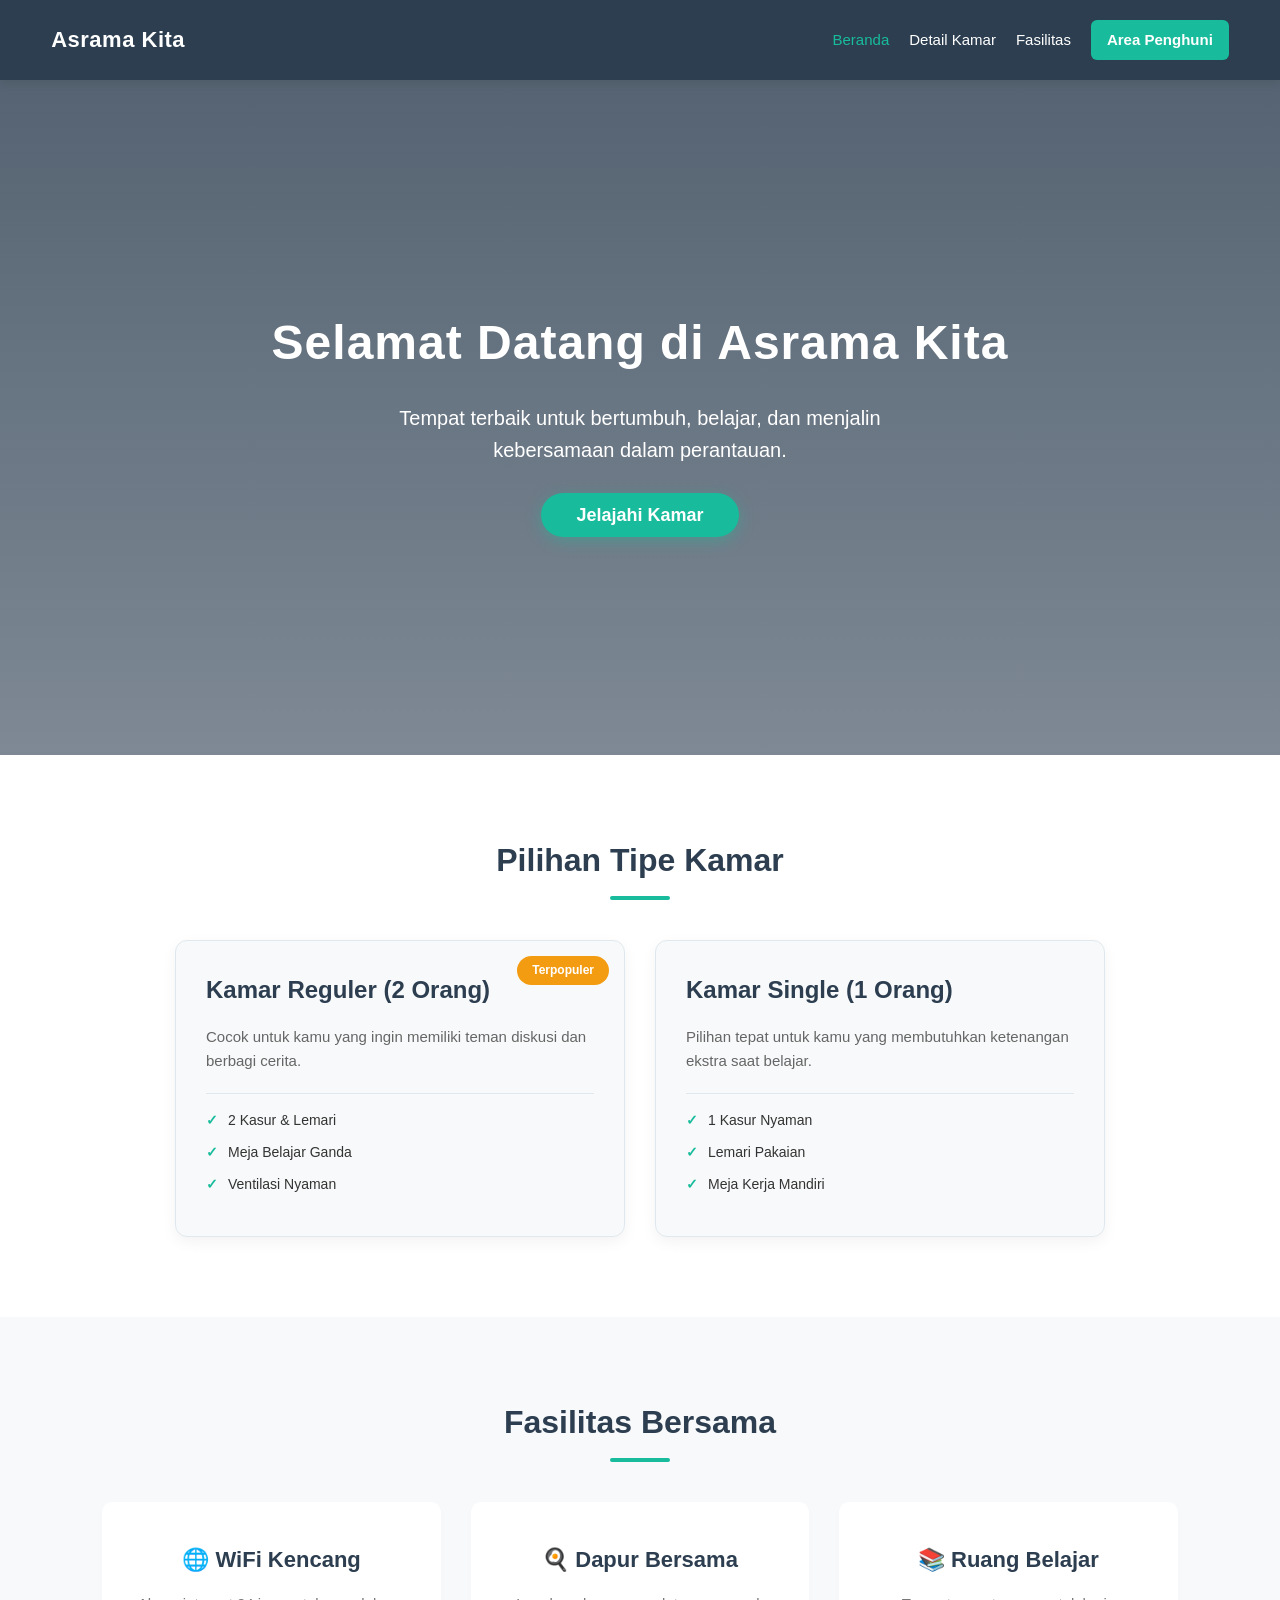
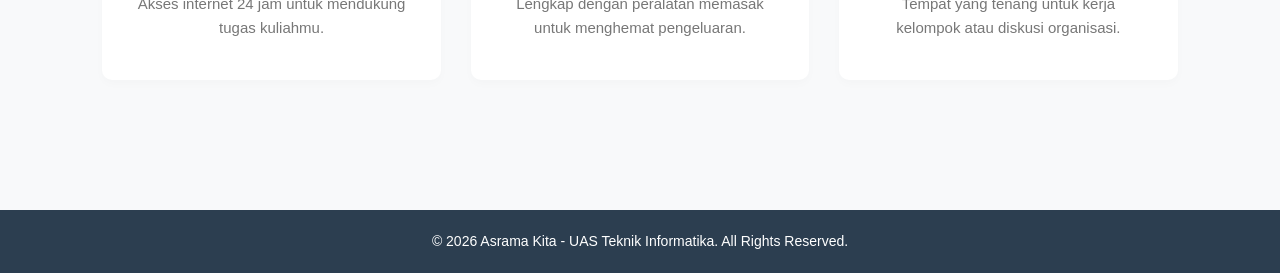
<file: index.html>
<!DOCTYPE html>
<html lang="id">
<head>
    <meta charset="UTF-8">
    <meta name="viewport" content="width=device-width, initial-scale=1.0">
    <title>Profil Asrama - Beranda</title>
    <!-- Menghubungkan CSS global dan CSS khusus homepage -->
    <link rel="stylesheet" href="css/global.css">
    <link rel="stylesheet" href="css/homepage.css">
</head>
<body>

    <!-- 1. NAVIGATION BAR -->
    <header class="navbar">
        <div class="logo">Asrama Kita</div>
        <nav>
            <ul>
                <li><a href="index.html" class="active">Beranda</a></li>
                <li><a href="#kamar">Detail Kamar</a></li>
                <li><a href="#fasilitas">Fasilitas</a></li>
                <li><a href="login.html" class="btn-login">Area Penghuni</a></li>
            </ul>
        </nav>
    </header>

    <main>
        <!-- 2. HERO SECTION -->
        <section class="hero">
            <div class="hero-content">
                <h1>Selamat Datang di Asrama Kita</h1>
                <p>Tempat terbaik untuk bertumbuh, belajar, dan menjalin kebersamaan dalam perantauan.</p>
                <a href="#kamar" class="btn-hero">Jelajahi Kamar</a>
            </div>
        </section>

        <!-- 3. DETAIL KAMAR SECTION -->
        <section id="kamar" class="kamar-section">
            <h2 class="section-title">Pilihan Tipe Kamar</h2>
            <div class="kamar-container">
                <!-- Card Kamar 1 -->
                <div class="kamar-card">
                    <div class="kamar-badge">Terpopuler</div>
                    <div class="kamar-info">
                        <h3>Kamar Reguler (2 Orang)</h3>
                        <p>Cocok untuk kamu yang ingin memiliki teman diskusi dan berbagi cerita.</p>
                        <ul>
                            <li>2 Kasur & Lemari</li>
                            <li>Meja Belajar Ganda</li>
                            <li>Ventilasi Nyaman</li>
                        </ul>
                    </div>
                </div>
                <!-- Card Kamar 2 -->
                <div class="kamar-card">
                    <div class="kamar-info">
                        <h3>Kamar Single (1 Orang)</h3>
                        <p>Pilihan tepat untuk kamu yang membutuhkan ketenangan ekstra saat belajar.</p>
                        <ul>
                            <li>1 Kasur Nyaman</li>
                            <li>Lemari Pakaian</li>
                            <li>Meja Kerja Mandiri</li>
                        </ul>
                    </div>
                </div>
            </div>
        </section>

        <!-- 4. FASILITAS SECTION -->
        <section id="fasilitas" class="fasilitas-section">
            <h2 class="section-title">Fasilitas Bersama</h2>
            <div class="fasilitas-grid">
                <div class="fasilitas-item">
                    <h3>🌐 WiFi Kencang</h3>
                    <p>Akses internet 24 jam untuk mendukung tugas kuliahmu.</p>
                </div>
                <div class="fasilitas-item">
                    <h3>🍳 Dapur Bersama</h3>
                    <p>Lengkap dengan peralatan memasak untuk menghemat pengeluaran.</p>
                </div>
                <div class="fasilitas-item">
                    <h3>📚 Ruang Belajar</h3>
                    <p>Tempat yang tenang untuk kerja kelompok atau diskusi organisasi.</p>
                </div>
            </div>
        </section>
    </main>

    <!-- 5. FOOTER -->
    <footer class="footer">
        <p>&copy; 2026 Asrama Kita - UAS Teknik Informatika. All Rights Reserved.</p>
    </footer>

</body>
</html>
</file>
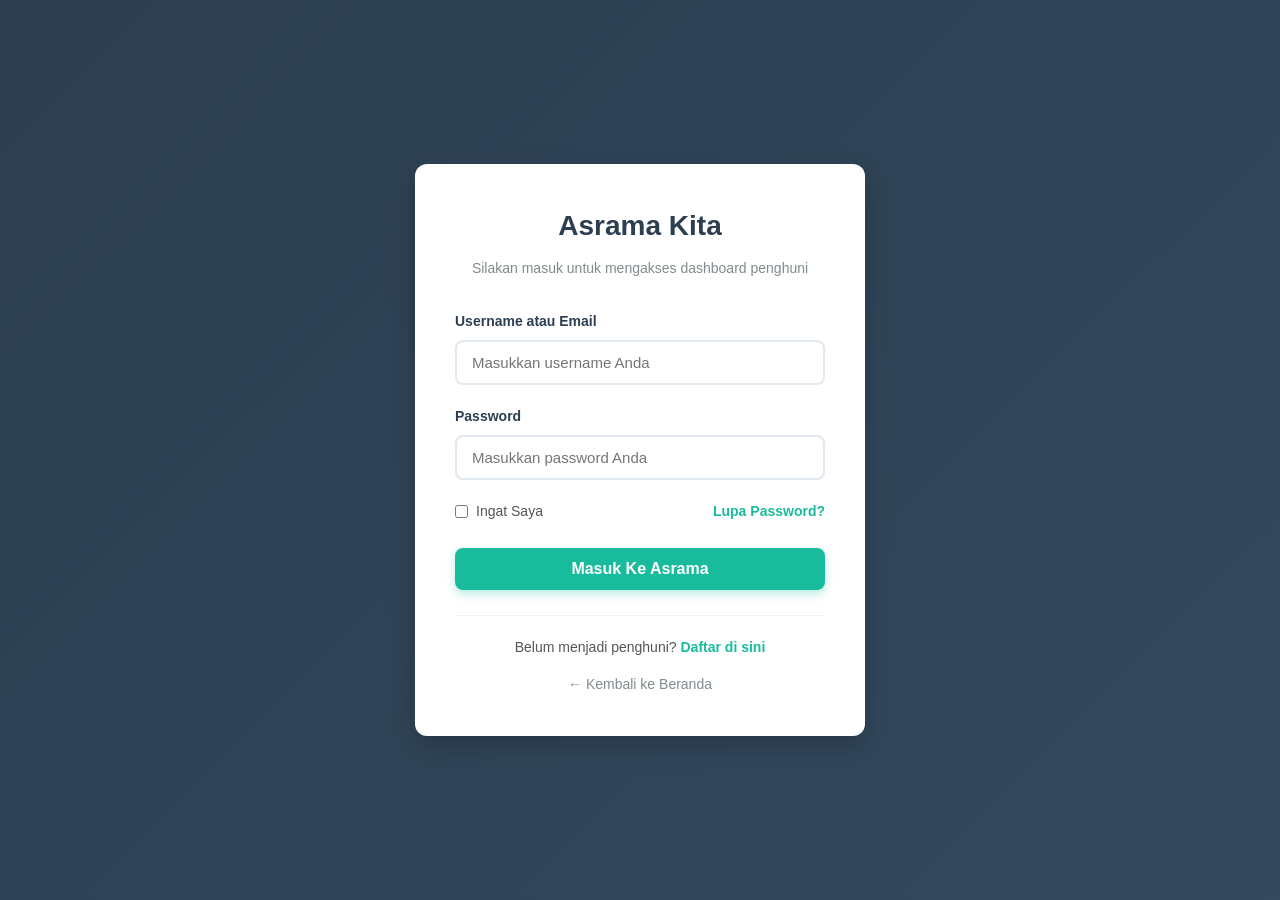
<file: login.html>
<!DOCTYPE html>
<html lang="id">
<head>
    <meta charset="UTF-8">
    <meta name="viewport" content="width=device-width, initial-scale=1.0">
    <title>Asrama Kita - Masuk Area Penghuni</title>
    <!-- Menghubungkan CSS global (untuk font/reset) dan CSS khusus login -->
    <link rel="stylesheet" href="css/global.css">
    <link rel="stylesheet" href="css/login.css">
</head>
<body class="login-body">

    <div class="login-container">
        <!-- Bagian Atas Kartu Login -->
        <div class="login-header">
            <h2>Asrama Kita</h2>
            <p>Silakan masuk untuk mengakses dashboard penghuni</p>
        </div>

        <!-- Form Login -->
        <!-- Catatan UAS: action diarahkan langsung ke halaman penghuni seolah-olah sukses login -->
        <form action="penghuni.html" method="GET" class="login-form">
            
            <!-- Group Input Username -->
            <div class="input-group">
                <label for="username">Username atau Email</label>
                <input type="text" id="username" name="username" placeholder="Masukkan username Anda" required>
            </div>

            <!-- Group Input Password -->
            <div class="input-group">
                <label for="password">Password</label>
                <input type="password" id="password" name="password" placeholder="Masukkan password Anda" required>
            </div>

            <!-- Opsi Tambahan (Ingat Saya & Lupa Password) -->
            <div class="login-options">
                <label class="remember-me">
                    <input type="checkbox" name="remember"> Ingat Saya
                </label>
                <a href="#" class="forgot-password">Lupa Password?</a>
            </div>

            <!-- Tombol Masuk -->
            <button type="submit" class="btn-submit">Masuk Ke Asrama</button>
        </form>

        <!-- Link Pengalihan ke Halaman Daftar -->
        <div class="login-footer">
            <p>Belum menjadi penghuni? <a href="register.html">Daftar di sini</a></p>
            <a href="index.html" class="back-home">← Kembali ke Beranda</a>
        </div>
    </div>

</body>
</html>
</file>
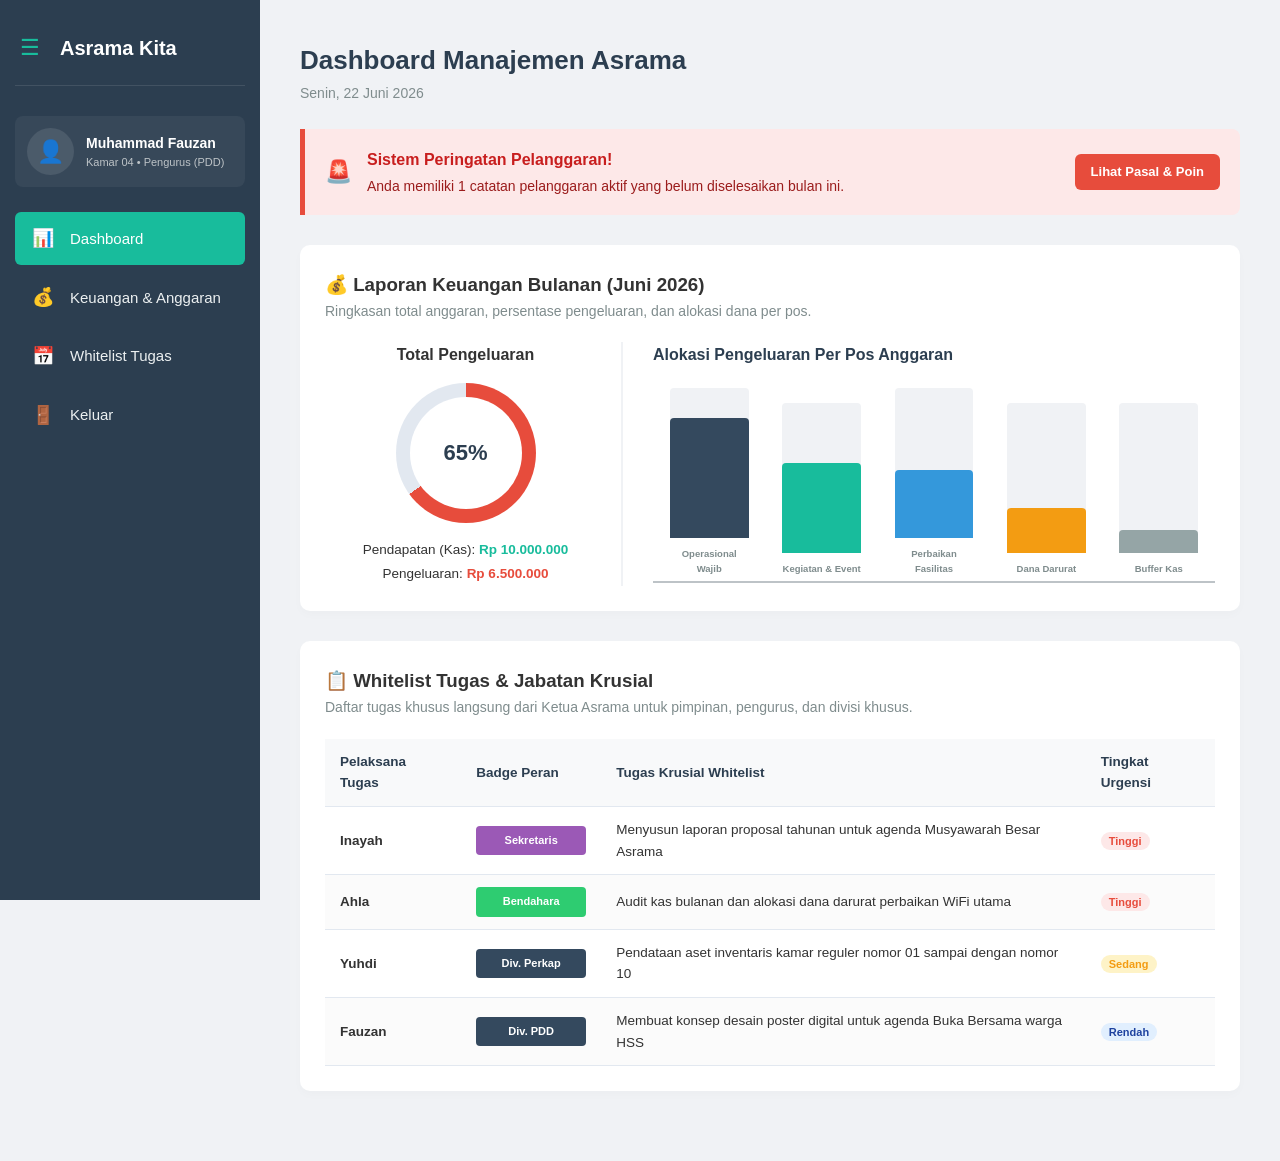
<file: penghuni.html>
<!DOCTYPE html>
<html lang="id">
<head>
    <meta charset="UTF-8">
    <meta name="viewport" content="width=device-width, initial-scale=1.0">
    <title>Dashboard Internal - Asrama Kita</title>
    <link rel="stylesheet" href="css/global.css">
    <link rel="stylesheet" href="css/dashboard.css">
</head>
<body class="dashboard-body">

    <input type="checkbox" id="sidebar-toggle" class="sidebar-checkbox">

    <div id="modal-pelanggaran" class="css-modal">
        <div class="modal-content">
            <a href="#" class="close-modal">&times;</a>
            <h3 class="text-danger">⚠️ Detail Pelanggaran Anda</h3>
            <hr>
            <div class="modal-body-text">
                <p>Anda tercatat melakukan pelanggaran pada tanggal <strong>18 Juni 2026</strong>.</p>
                <div class="pasal-box">
                    <h4>BAB III: Tata Tertib Malam</h4>
                    <p><strong>Pasal 7 (Poin b):</strong> "Setiap penghuni wajib berada di dalam asrama paling lambat pukul 22.00 WITA."</p>
                    <p class="keterangan-pelanggaran"><em>Keterangan: Terlambat kembali ke asrama tanpa izin tertulis dari Divisi Keamanan.</em></p>
                </div>
                <p class="status-sanksi"><strong>Sanksi:</strong> Teguran Lisan & Piket Tambahan Bersama Divisi Perlengkapan.</p>
            </div>
        </div>
    </div>

    <div class="dashboard-wrapper">
        
        <aside class="sidebar">
            <div class="sidebar-brand">
                <label for="sidebar-toggle" class="gemini-toggle">☰</label>
                <h3 class="brand-name"><span>Asrama Kita</span></h3>
            </div>
            
            <div class="user-profile-summary">
                <div class="user-avatar">👤</div>
                <div class="user-info">
                    <h4>Muhammad Fauzan</h4>
                    <p>Kamar 04 • Pengurus (PDD)</p>
                </div>
            </div>

            <nav class="sidebar-menu">
                <ul>
                    <li>
                        <a href="#" class="active">
                            <span class="menu-icon">📊</span>
                            <span class="menu-text">Dashboard</span>
                        </a>
                    </li>
                    <li>
                        <a href="#keuangan">
                            <span class="menu-icon">💰</span>
                            <span class="menu-text">Keuangan & Anggaran</span>
                        </a>
                    </li>
                    <li>
                        <a href="#tugas-whitelist">
                            <span class="menu-icon">📅</span>
                            <span class="menu-text">Whitelist Tugas</span>
                        </a>
                    </li>
                    <li class="menu-logout">
                        <a href="index.html">
                            <span class="menu-icon">🚪</span>
                            <span class="menu-text">Keluar</span>
                        </a>
                    </li>
                </ul>
            </nav>
        </aside>

        <main class="main-content">
            
            <label for="sidebar-toggle" class="floating-hamburger">☰ Menu Utama</label>
            
            <header class="content-header">
                <h2>Dashboard Manajemen Asrama</h2>
                <p class="date-text">Senin, 22 Juni 2026</p>
            </header>

            <div class="alert-danger-box">
                <span class="alert-icon">🚨</span>
                <div class="alert-text">
                    <h4>Sistem Peringatan Pelanggaran!</h4>
                    <p>Anda memiliki 1 catatan pelanggaran aktif yang belum diselesaikan bulan ini.</p>
                </div>
                <a href="#modal-pelanggaran" class="btn-alert-action">Lihat Pasal & Poin</a>
            </div>

            <section id="keuangan" class="dashboard-section">
                <h3>💰 Laporan Keuangan Bulanan (Juni 2026)</h3>
                <p class="section-desc">Ringkasan total anggaran, persentase pengeluaran, dan alokasi dana per pos.</p>
                
                <div class="finance-container">
                    <div class="finance-circle-card">
                        <h4>Total Pengeluaran</h4>
                        <div class="progress-circle" style="--percent: 65;">
                            <span class="circle-value">65%</span>
                        </div>
                        <div class="finance-summary-text">
                            <p>Pendapatan (Kas): <strong class="text-success">Rp 10.000.000</strong></p>
                            <p>Pengeluaran: <strong class="text-danger">Rp 6.500.000</strong></p>
                        </div>
                    </div>

                    <div class="finance-chart-card">
                        <h4>Alokasi Pengeluaran Per Pos Anggaran</h4>
                        <div class="bar-chart-wrapper">
                            
                            <div class="chart-bar-group">
                                <div class="bar-container">
                                    <div class="bar-fill color-1" style="height: 80%;">
                                        <span class="bar-tooltip">80%</span>
                                    </div>
                                </div>
                                <span class="bar-label">Operasional Wajib</span>
                            </div>

                            <div class="chart-bar-group">
                                <div class="bar-container">
                                    <div class="bar-fill color-2" style="height: 60%;">
                                        <span class="bar-tooltip">60%</span>
                                    </div>
                                </div>
                                <span class="bar-label">Kegiatan & Event</span>
                            </div>

                            <div class="chart-bar-group">
                                <div class="bar-container">
                                    <div class="bar-fill color-3" style="height: 45%;">
                                        <span class="bar-tooltip">45%</span>
                                    </div>
                                </div>
                                <span class="bar-label">Perbaikan Fasilitas</span>
                            </div>

                            <div class="chart-bar-group">
                                <div class="bar-container">
                                    <div class="bar-fill color-4" style="height: 30%;">
                                        <span class="bar-tooltip">30%</span>
                                    </div>
                                </div>
                                <span class="bar-label">Dana Darurat</span>
                            </div>

                            <div class="chart-bar-group">
                                <div class="bar-container">
                                    <div class="bar-fill color-5" style="height: 15%;">
                                        <span class="bar-tooltip">15%</span>
                                    </div>
                                </div>
                                <span class="bar-label">Buffer Kas</span>
                            </div>

                        </div>
                    </div>
                </div>
            </section>

            <section id="tugas-whitelist" class="dashboard-section">
                <h3>📋 Whitelist Tugas & Jabatan Krusial</h3>
                <p class="section-desc">Daftar tugas khusus langsung dari Ketua Asrama untuk pimpinan, pengurus, dan divisi khusus.</p>
                
                <div class="table-container">
                    <table class="jobdesk-table">
                        <thead>
                            <tr>
                                <th>Pelaksana Tugas</th>
                                <th>Badge Peran</th>
                                <th>Tugas Krusial Whitelist</th>
                                <th>Tingkat Urgensi</th>
                            </tr>
                        </thead>
                        <tbody>
                            <tr>
                                <td><strong>Inayah</strong></td>
                                <td><span class="badge-role role-sekretaris">Sekretaris</span></td>
                                <td>Menyusun laporan proposal tahunan untuk agenda Musyawarah Besar Asrama</td>
                                <td><span class="badge-urgency urgency-high">Tinggi</span></td>
                            </tr>
                            <tr>
                                <td><strong>Ahla</strong></td>
                                <td><span class="badge-role role-bendahara">Bendahara</span></td>
                                <td>Audit kas bulanan dan alokasi dana darurat perbaikan WiFi utama</td>
                                <td><span class="badge-urgency urgency-high">Tinggi</span></td>
                            </tr>
                            <tr>
                                <td><strong>Yuhdi</strong></td>
                                <td><span class="badge-role role-divisi">Div. Perkap</span></td>
                                <td>Pendataan aset inventaris kamar reguler nomor 01 sampai dengan nomor 10</td>
                                <td><span class="badge-urgency urgency-medium">Sedang</span></td>
                            </tr>
                            <tr>
                                <td><strong>Fauzan</strong></td>
                                <td><span class="badge-role role-divisi">Div. PDD</span></td>
                                <td>Membuat konsep desain poster digital untuk agenda Buka Bersama warga HSS</td>
                                <td><span class="badge-urgency urgency-low">Rendah</span></td>
                            </tr>
                        </tbody>
                    </table>
                </div>
            </section>

        </main>
    </div>

</body>
</html>
</file>
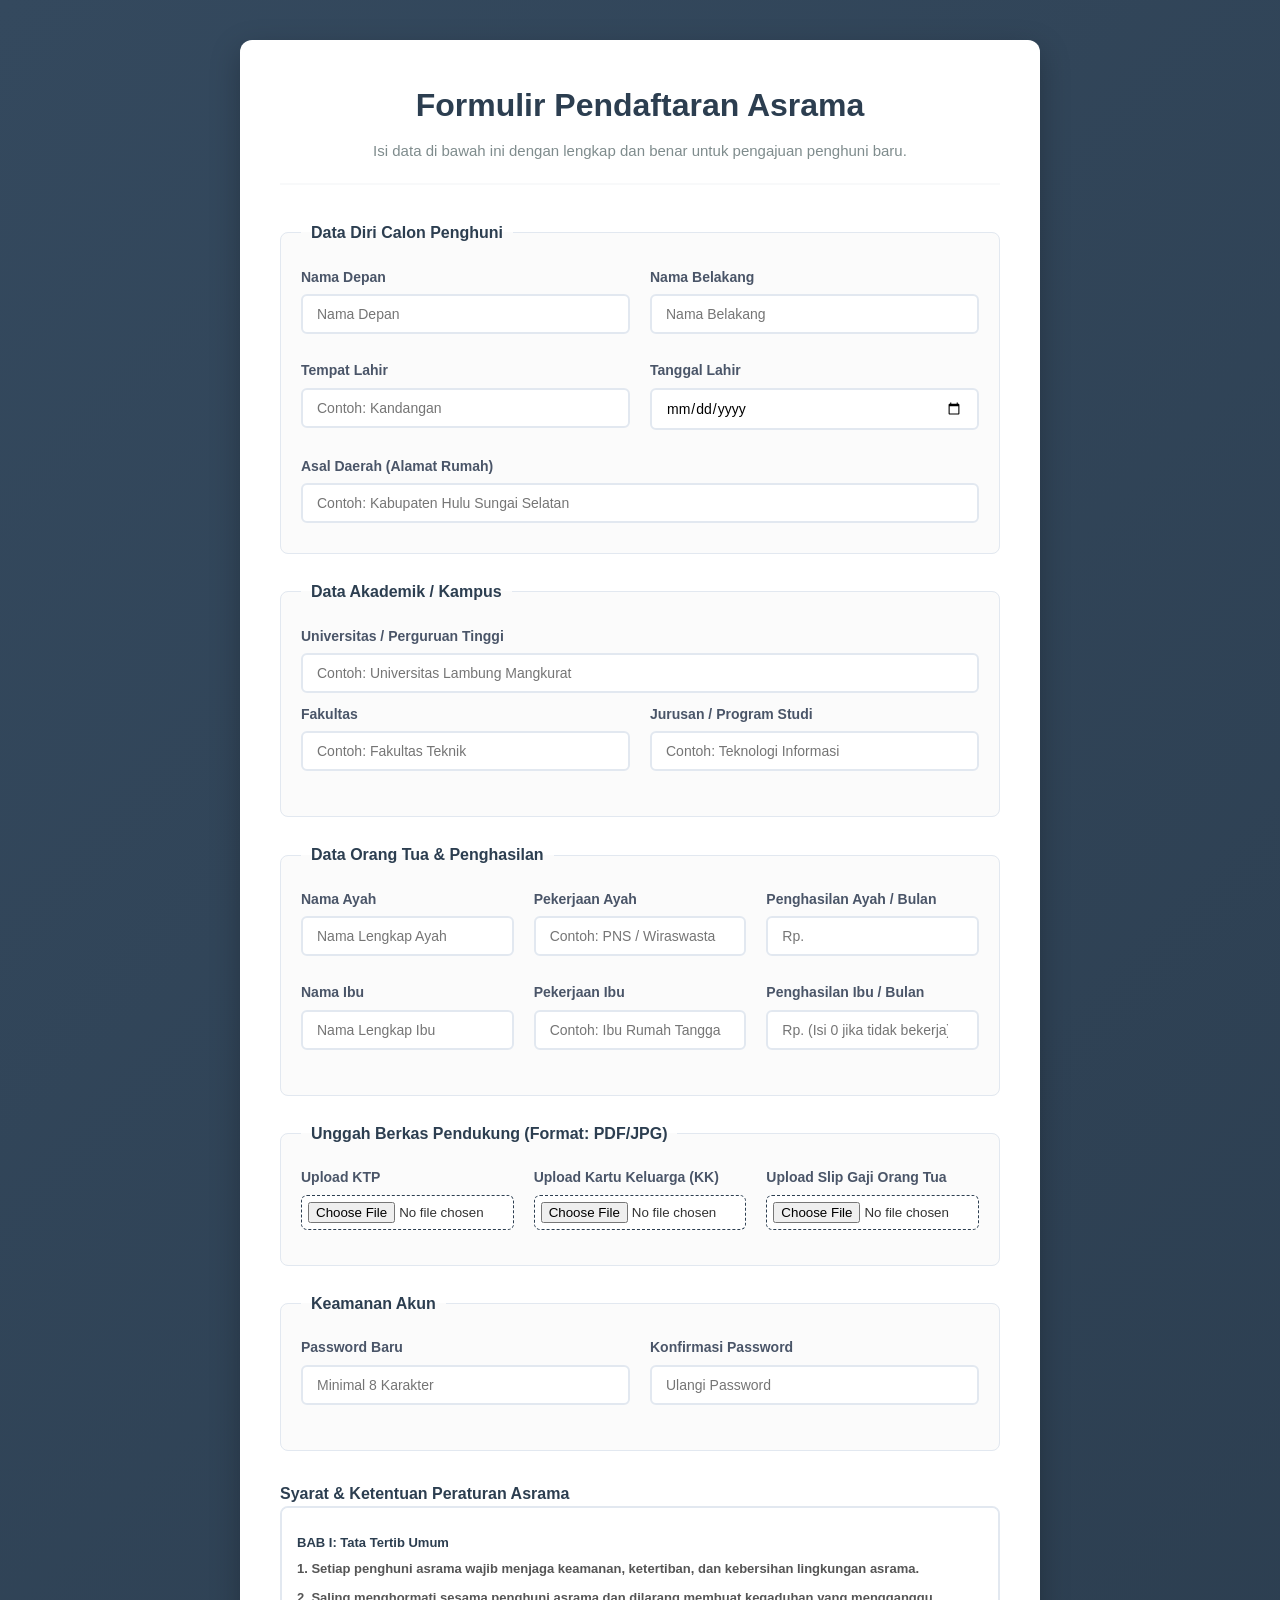
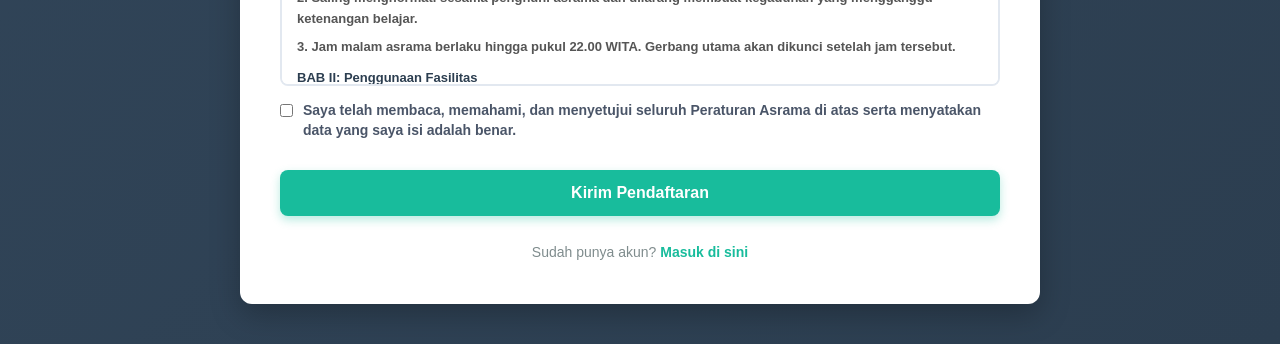
<file: register.html>
<!DOCTYPE html>
<html lang="id">
<head>
    <meta charset="UTF-8">
    <meta name="viewport" content="width=device-width, initial-scale=1.0">
    <title>Asrama Kita - Pendaftaran Penghuni Baru</title>
    <!-- Menghubungkan CSS global dan CSS khusus register -->
    <link rel="stylesheet" href="css/global.css">
    <link rel="stylesheet" href="css/register.css">
</head>
<body class="register-body">

    <div class="register-container">
        <div class="register-header">
            <h2>Formulir Pendaftaran Asrama</h2>
            <p>Isi data di bawah ini dengan lengkap dan benar untuk pengajuan penghuni baru.</p>
        </div>

        <!-- Form pendaftaran, jika sukses akan diarahkan kembali ke halaman login -->
        <form action="login.html" method="GET" class="register-form">
            
            <!-- SECTION 1: DATA DIRI -->
            <fieldset>
                <legend>Data Diri Calon Penghuni</legend>
                <div class="form-row">
                    <div class="input-group">
                        <label for="nama_depan">Nama Depan</label>
                        <input type="text" id="nama_depan" required placeholder="Nama Depan">
                    </div>
                    <div class="input-group">
                        <label for="nama_belakang">Nama Belakang</label>
                        <input type="text" id="nama_belakang" required placeholder="Nama Belakang">
                    </div>
                </div>
                <div class="form-row">
                    <div class="input-group">
                        <label for="tempat_lahir">Tempat Lahir</label>
                        <input type="text" id="tempat_lahir" required placeholder="Contoh: Kandangan">
                    </div>
                    <div class="input-group">
                        <label for="tanggal_lahir">Tanggal Lahir</label>
                        <input type="date" id="tanggal_lahir" required>
                    </div>
                </div>
                <div class="input-group">
                    <label for="asal">Asal Daerah (Alamat Rumah)</label>
                    <input type="text" id="asal" required placeholder="Contoh: Kabupaten Hulu Sungai Selatan">
                </div>
            </fieldset>

            <!-- SECTION 2: DATA AKADEMIK -->
            <fieldset>
                <legend>Data Akademik / Kampus</legend>
                <div class="input-group">
                    <label for="universitas">Universitas / Perguruan Tinggi</label>
                    <input type="text" id="universitas" required placeholder="Contoh: Universitas Lambung Mangkurat">
                </div>
                <div class="form-row">
                    <div class="input-group">
                        <label for="fakultas">Fakultas</label>
                        <input type="text" id="fakultas" required placeholder="Contoh: Fakultas Teknik">
                    </div>
                    <div class="input-group">
                        <label for="jurusan">Jurusan / Program Studi</label>
                        <input type="text" id="jurusan" required placeholder="Contoh: Teknologi Informasi">
                    </div>
                </div>
            </fieldset>

            <!-- SECTION 3: DATA ORANG TUA & FINANSIAL -->
            <fieldset>
                <legend>Data Orang Tua & Penghasilan</legend>
                <!-- Data Ayah -->
                <div class="form-row">
                    <div class="input-group">
                        <label for="nama_ayah">Nama Ayah</label>
                        <input type="text" id="nama_ayah" required placeholder="Nama Lengkap Ayah">
                    </div>
                    <div class="input-group">
                        <label for="kerja_ayah">Pekerjaan Ayah</label>
                        <input type="text" id="kerja_ayah" required placeholder="Contoh: PNS / Wiraswasta">
                    </div>
                    <div class="input-group">
                        <label for="gaji_ayah">Penghasilan Ayah / Bulan</label>
                        <input type="number" id="gaji_ayah" required placeholder="Rp.">
                    </div>
                </div>
                <!-- Data Ibu -->
                <div class="form-row">
                    <div class="input-group">
                        <label for="nama_ibu">Nama Ibu</label>
                        <input type="text" id="nama_ibu" required placeholder="Nama Lengkap Ibu">
                    </div>
                    <div class="input-group">
                        <label for="kerja_ibu">Pekerjaan Ibu</label>
                        <input type="text" id="kerja_ibu" required placeholder="Contoh: Ibu Rumah Tangga">
                    </div>
                    <div class="input-group">
                        <label for="gaji_ibu">Penghasilan Ibu / Bulan</label>
                        <input type="number" id="gaji_ibu" required placeholder="Rp. (Isi 0 jika tidak bekerja)">
                    </div>
                </div>
            </fieldset>

            <!-- SECTION 4: UNGGAH BERKAS -->
            <fieldset>
                <legend>Unggah Berkas Pendukung (Format: PDF/JPG)</legend>
                <div class="form-row">
                    <div class="input-group-file">
                        <label for="upload_ktp">Upload KTP</label>
                        <input type="file" id="upload_ktp" required>
                    </div>
                    <div class="input-group-file">
                        <label for="upload_kk">Upload Kartu Keluarga (KK)</label>
                        <input type="file" id="upload_kk" required>
                    </div>
                    <div class="input-group-file">
                        <label for="upload_gaji">Upload Slip Gaji Orang Tua</label>
                        <input type="file" id="upload_gaji" required>
                    </div>
                </div>
            </fieldset>

            <!-- SECTION 5: KEAMANAN -->
            <fieldset>
                <legend>Keamanan Akun</legend>
                <div class="form-row">
                    <div class="input-group">
                        <label for="password">Password Baru</label>
                        <input type="password" id="password" required placeholder="Minimal 8 Karakter">
                    </div>
                    <div class="input-group">
                        <label for="confirm_password">Konfirmasi Password</label>
                        <input type="password" id="confirm_password" required placeholder="Ulangi Password">
                    </div>
                </div>
            </fieldset>

            <!-- SECTION 6: SYARAT & KETENTUAN (PERATURAN ASRAMA) -->
            <div class="rules-section">
                <label class="rules-label">Syarat & Ketentuan Peraturan Asrama</legend>
                <!-- Kotak Peraturan dengan Scrollbar Estetik (Akan diatur di CSS) -->
                <div class="rules-box">
                    <h4>BAB I: Tata Tertib Umum</h4>
                    <p>1. Setiap penghuni asrama wajib menjaga keamanan, ketertiban, dan kebersihan lingkungan asrama.</p>
                    <p>2. Saling menghormati sesama penghuni asrama dan dilarang membuat kegaduhan yang mengganggu ketenangan belajar.</p>
                    <p>3. Jam malam asrama berlaku hingga pukul 22.00 WITA. Gerbang utama akan dikunci setelah jam tersebut.</p>
                    
                    <h4>BAB II: Penggunaan Fasilitas</h4>
                    <p>1. Fasilitas bersama (dapur, ruang belajar, WiFi) wajib dirawat dan dibersihkan kembali setelah digunakan.</p>
                    <p>2. Dilarang merusak atau membawa fasilitas kamar/asrama keluar tanpa izin pengurus.</p>
                    
                    <h4>BAB III: Sanksi Pelanggaran</h4>
                    <p>1. Pelanggaran terhadap peraturan ini akan dikenakan sanksi berupa teguran lisan, tertulis, hingga dikeluarkan dari asrama.</p>
                </div>
                
                <!-- Checkbox Persetujuan ala Perusahaan/Bank -->
                <div class="rules-checkbox">
                    <input type="checkbox" id="agree" required>
                    <label for="agree">Saya telah membaca, memahami, dan menyetujui seluruh Peraturan Asrama di atas serta menyatakan data yang saya isi adalah benar.</label>
                </div>
            </div>

            <!-- Tombol Submit -->
            <button type="submit" class="btn-register">Kirim Pendaftaran</button>
        </form>

        <div class="register-footer">
            <p>Sudah punya akun? <a href="login.html">Masuk di sini</a></p>
        </div>
    </div>

</body>
</html>
</file>
<file: css/global.css>
/* ==========================================================================
   1. RESET & VARIABLE GLOBAL (Pondasi Warna & Font)
   ========================================================================== */
/* Menggunakan font modern yang bersih dan mendefinisikan warna utama asrama */
:root {
    --primary-color: #2c3e50;    /* Biru Gelap / Navy (Kesan Formal & Elegan) */
    --secondary-color: #18bc9c;  /* Hijau Toska (Kesan Ramah & Dinamis) */
    --accent-color: #e74c3c;     /* Merah (Untuk Alert/Peringatan Pelanggaran) */
    --warning-color: #f39c12;    /* Oranye (Untuk status proses/sedang berjalan) */
    --text-dark: #333333;        /* Warna teks utama */
    --text-light: #ffffff;       /* Warna teks putih */
    --bg-light: #f8f9fa;         /* Warna latar belakang abu-abu sangat muda */
    --font-main: 'Segoe UI', Tahoma, Geneva, Verdana, sans-serif;
}

/* Reset standar browser agar tampilan konsisten di Chrome, Firefox, Edge, dll */
* {
    margin: 0;
    padding: 0;
    box-sizing: border-box;
}

html {
    scroll-behavior: smooth; /* Efek scroll halus saat klik menu navigasi anchor (#) */
}

body {
    font-family: var(--font-main);
    color: var(--text-dark);
    background-color: var(--bg-light);
    line-height: 1.6;
}

/* Mengatur agar semua link (a) tidak memiliki garis bawah bawaan */
a {
    text-decoration: none;
    color: inherit;
    transition: all 0.3s ease; /* Transisi halus untuk semua efek hover */
}

ul {
    list-style: none; /* Menghilangkan tanda titik (bullet) pada list */
}

/* ==========================================================================
   2. NAVBAR UTAMA GLOBAL (Dipakai di Homepage, dll)
   ==========================================================================
.navbar {
    display: flex;
    justify-content: space-between; /* Logo di kiri, menu di kanan 
    align-items: center;
    padding: 20px 8%;
    background-color: var(--primary-color);
    color: var(--text-light);
    position: sticky; /* Membua navbar tetap melayang di atas saat di-scroll 
    top: 0;
    z-index: 1000;
    box-shadow: 0 2px 10px rgba(0,0,0,0.1);
}

.navbar .logo {
    font-size: 24px;
    font-weight: bold;
    letter-spacing: 1px;
}

.navbar nav ul {
    display: flex;
    align-items: center;
}

.navbar nav ul li {
    margin-left: 30px;
}

.navbar nav ul li a:hover,
.navbar nav ul li a.active {
    color: var(--secondary-color);
}

/* Tombol Khusus "Area Penghuni" di Navbar 
.navbar nav ul li a.btn-login {
    background-color: var(--secondary-color);
    color: var(--text-light);
    padding: 8px 20px;
    border-radius: 5px;
    font-weight: 600;
}

.navbar nav ul li a.btn-login:hover {
    background-color: #128f76; /* Warna hijau yang sedikit lebih gelap saat di-hover 
    transform: translateY(-2px);
} */

/* ==========================================================================
   2. NAVBAR UTAMA GLOBAL (Responsive ala Gmail)
   ========================================================================== */
.navbar {
    display: flex;
    height: 80px;
    justify-content: space-between;
    align-items: center;
    padding: 15px 4%; /* Padding dikurangi agar lebih lega di semua perangkat */
    background-color: var(--primary-color);
    color: var(--text-light);
    position: sticky;
    top: 0;
    z-index: 1000;
    box-shadow: 0 2px 10px rgba(0,0,0,0.1);
    gap: 20px;
}

.navbar .logo {
    font-size: 22px;
    font-weight: bold;
    letter-spacing: 0.5px;
    white-space: nowrap; /* Mencegah nama asrama terpotong menjadi 2 baris */
    flex-shrink: 0;      /* Logo tidak akan mengecil secara paksa */
}

.navbar nav {
    flex-grow: 1;
    display: flex;
    justify-content: flex-end;
    overflow: hidden; /* Mencegah menu merusak layout sebelum media query aktif */
}

.navbar nav ul {
    display: flex;
    align-items: center;
    gap: 20px; /* Menggunakan gap, lebih aman daripada margin-left */
}

.navbar nav ul li {
    font-size: 15px;
    white-space: nowrap;
}

.navbar nav ul li a:hover,
.navbar nav ul li a.active {
    color: var(--secondary-color);
}

/* Tombol Khusus "Area Penghuni" */
.navbar nav ul li a.btn-login {
    background-color: var(--secondary-color);
    color: var(--text-light);
    padding: 8px 16px;
    border-radius: 6px;
    font-weight: 600;
    display: inline-block;
}

.navbar nav ul li a.btn-login:hover {
    background-color: #128f76;
    transform: translateY(-1px);
}

/* ==========================================================================
   3. FOOTER GLOBAL
   ========================================================================== */
.footer {
    background-color: var(--primary-color);
    color: var(--text-light);
    text-align: center;
    padding: 20px;
    font-size: 14px;
    margin-top: 50px;
}

/* ==========================================================================
   4. UTILITY CLASSES (Kelas Bantuan Berulang)
   ========================================================================== */
.text-success { color: var(--secondary-color); }
.text-danger { color: var(--accent-color); }
.text-warning { color: var(--warning-color); }

.section-title {
    text-align: center;
    font-size: 32px;
    margin-bottom: 40px;
    position: relative;
    color: var(--primary-color);
}

/* Membuat garis dekorasi kecil di bawah setiap judul section */
.section-title::after {
    content: '';
    display: block;
    width: 60px;
    height: 4px;
    background-color: var(--secondary-color);
    margin: 10px auto 0 auto;
    border-radius: 2px;
}


/* ==========================================================================
   5. RESPONSIVE NAVBAR MINI (UNTUK LAYAR HP/TABLET)
   ========================================================================== */
@media (max-width: 768px) {
    .navbar {
        padding: 12px 3%; /* Ruang lebih hemat di HP */
        gap: 10px;
    }

    .navbar .logo {
        font-size: 17px; /* Ukuran teks logo mengecil otomatis ala Gmail */
    }

    .navbar nav ul {
        gap: 10px; /* Jarak antar menu merapat secara estetis */
    }

    .navbar nav ul li {
        font-size: 11px; /* Ukuran teks menu mengecil agar muat */
    }

    .navbar nav ul li a.btn-login {
        padding: 6px 12px;
        font-size: 85%; /* Tombol menyesuaikan diri secara proporsional */
    }
}
</file>
<file: css/homepage.css>
/* ==========================================================================
   1. HERO SECTION (Sambutan Utama)
   ========================================================================== */
.hero {
    height: 75vh; /* Mengambil 75% tinggi layar gadget */
    /* Menggunakan linear-gradient sebagai overlay gelap agar teks putih mudah dibaca */
    background: linear-gradient(rgba(44, 62, 80, 0.8), rgba(44, 62, 80, 0.6)), 
                url('https://images.unsplash.com/photo-1555854877-bab0e564b8d5?q=80&w=1200') no-repeat center center/cover;
    display: flex;
    justify-content: center;
    align-items: center;
    text-align: center;
    color: var(--text-light);
    padding: 0 20px;
}

.hero-content h1 {
    font-size: 48px;
    margin-bottom: 20px;
    font-weight: 700;
    letter-spacing: 1px;
}

.hero-content p {
    font-size: 20px;
    margin-bottom: 35px;
    max-width: 600px;
    margin-left: auto;
    margin-right: auto;
}

/* Tombol Interaktif "Jelajahi Kamar" */
.btn-hero {
    background-color: var(--secondary-color);
    color: var(--text-light);
    padding: 12px 35px;
    border-radius: 30px;
    font-size: 18px;
    font-weight: 600;
    box-shadow: 0 4px 15px rgba(24, 188, 156, 0.4);
}

.btn-hero:hover {
    background-color: #128f76;
    box-shadow: 0 6px 20px rgba(24, 188, 156, 0.6);
    transform: translateY(-3px); /* Tombol sedikit terangkat ke atas saat disorot */
}


/* ==========================================================================
   2. DETAIL KAMAR SECTION (Menggunakan Flexbox Layout)
   ========================================================================== */
.kamar-section {
    padding: 80px 8%;
    background-color: var(--text-light);
}

.kamar-container {
    display: flex;
    justify-content: center;
    gap: 30px; /* Jarak antar kotak (card) kamar */
    flex-wrap: wrap; /* Agar jika layar kecil, card otomatis turun ke bawah */
}

/* Desain Kartu (Card) Kamar */
.kamar-card {
    background-color: var(--bg-light);
    border-radius: 12px;
    width: 450px;
    overflow: hidden;
    position: relative;
    box-shadow: 0 5px 15px rgba(0,0,0,0.05);
    border: 1px solid #e1e8ed;
}

/* Badge Efek "Terpopuler" di CSS */
.kamar-badge {
    position: absolute;
    top: 15px;
    right: 15px;
    background-color: var(--warning-color);
    color: var(--text-light);
    padding: 5px 15px;
    border-radius: 20px;
    font-size: 12px;
    font-weight: bold;
}

.kamar-info {
    padding: 30px;
}

.kamar-info h3 {
    font-size: 24px;
    color: var(--primary-color);
    margin-bottom: 15px;
}

.kamar-info p {
    color: #666;
    margin-bottom: 20px;
    font-size: 15px;
}

/* List Detail Fasilitas di Dalam Kamar */
.kamar-info ul {
    border-top: 1px solid #e1e8ed;
    padding-top: 15px;
}

.kamar-info ul li {
    margin-bottom: 10px;
    font-size: 14px;
    color: var(--text-dark);
    display: flex;
    align-items: center;
}

/* Menambahkan tanda centang hijau tiruan sebelum teks fasilitas */
.kamar-info ul li::before {
    content: "✓";
    color: var(--secondary-color);
    font-weight: bold;
    margin-right: 10px;
}

/* Efek Hover Pada Card Kamar */
.kamar-card:hover {
    transform: translateY(-10px); /* Efek card melayang naik */
    box-shadow: 0 12px 30px rgba(0,0,0,0.15);
}


/* ==========================================================================
   3. FASILITAS BERSAMA SECTION (Menggunakan CSS Grid Layout)
   ========================================================================== */
.fasilitas-section {
    padding: 80px 8%;
    background-color: var(--bg-light);
}

/* Menata 3 item fasilitas berdampingan secara otomatis dan responsif dengan Grid */
.fasilitas-grid {
    display: grid;
    grid-template-columns: repeat(auto-fit, minmax(300px, 1fr));
    gap: 30px;
}

.fasilitas-item {
    background-color: var(--text-light);
    padding: 40px 30px;
    border-radius: 10px;
    text-align: center;
    box-shadow: 0 4px 10px rgba(0,0,0,0.02);
}

.fasilitas-item h3 {
    font-size: 22px;
    color: var(--primary-color);
    margin-bottom: 15px;
}

.fasilitas-item p {
    color: #777;
    font-size: 15px;
}

/* Efek transisi border tipis saat fasilitas di-hover */
.fasilitas-item:hover {
    outline: 2px solid var(--secondary-color);
    background-color: #f0fdfa; /* Berubah warna latar lembut */
}
</file>
<file: css/login.css>
/* ==========================================================================
   1. BODY KHUSUS HALAMAN LOGIN
   ========================================================================== */
.login-body {
    background: linear-gradient(135deg, var(--primary-color), #34495e);
    min-height: 100vh; /* Memastikan latar belakang memenuhi seluruh tinggi layar */
    display: flex;
    justify-content: center; /* Memposisikan kotak login di tengah secara horizontal */
    align-items: center;     /* Memposisikan kotak login di tengah secara vertikal */
    padding: 20px;
}

/* ==========================================================================
   2. KARTU WADAH LOGIN (LOGIN CARD)
   ========================================================================== */
.login-container {
    background-color: var(--text-light);
    padding: 40px;
    border-radius: 12px;
    width: 100%;
    max-width: 450px; /* Batas lebar maksimal kotak login agar tetap proporsional */
    box-shadow: 0 10px 25px rgba(0, 0, 0, 0.2);
    animation: fadeIn 0.6s ease-out; /* Efek animasi muncul halus saat halaman dimuat */
}

/* Header di dalam Kotak Login */
.login-header {
    text-align: center;
    margin-bottom: 30px;
}

.login-header h2 {
    color: var(--primary-color);
    font-size: 28px;
    margin-bottom: 8px;
    font-weight: 700;
}

.login-header p {
    color: #7f8c8d;
    font-size: 14px;
}

/* ==========================================================================
   3. GAYA FORM & INPUT GROUP
   ========================================================================== */
.login-form .input-group {
    margin-bottom: 20px;
}

.login-form .input-group label {
    display: block;
    margin-bottom: 8px;
    font-size: 14px;
    font-weight: 600;
    color: var(--primary-color);
}

/* Desain Kotak Input */
.login-form .input-group input {
    width: 100%;
    padding: 12px 15px;
    border: 2px solid #e2e8f0;
    border-radius: 8px;
    font-family: var(--font-main);
    font-size: 15px;
    transition: all 0.3s ease;
}

/* Efek Interaktif Fokus & Validasi HTML5 */
.login-form .input-group input:focus {
    outline: none;
    border-color: var(--secondary-color); /* Berubah warna hijau toska saat diklik */
    box-shadow: 0 0 8px rgba(24, 188, 156, 0.2);
}

/* ==========================================================================
   4. OPSI TAMBAHAN (Remember Me & Forgot Password)
   ========================================================================== */
.login-options {
    display: flex;
    justify-content: space-between; /* Memisahkan Ingat Saya di kiri, Lupa Password di kanan */
    align-items: center;
    margin-bottom: 25px;
    font-size: 14px;
}

.remember-me {
    display: flex;
    align-items: center;
    cursor: pointer;
    color: #555;
}

.remember-me input {
    margin-right: 8px;
    cursor: pointer;
}

.forgot-password {
    color: var(--secondary-color);
    font-weight: 600;
}

.forgot-password:hover {
    color: #128f76;
    text-decoration: underline;
}

/* ==========================================================================
   5. TOMBOL SUBMIT MASUK
   ========================================================================== */
.btn-submit {
    width: 100%;
    padding: 12px;
    background-color: var(--secondary-color);
    color: var(--text-light);
    border: none;
    border-radius: 8px;
    font-size: 16px;
    font-weight: 600;
    font-family: var(--font-main);
    cursor: pointer;
    transition: all 0.3s ease;
    box-shadow: 0 4px 10px rgba(24, 188, 156, 0.3);
}

.btn-submit:hover {
    background-color: #128f76;
    transform: translateY(-2px);
    box-shadow: 0 6px 15px rgba(24, 188, 156, 0.4);
}

/* ==========================================================================
   6. FOOTER KOTAK LOGIN (Link Registrasi & Kembali)
   ========================================================================== */
.login-footer {
    text-align: center;
    margin-top: 25px;
    padding-top: 20px;
    border-top: 1px solid #edf2f7;
    font-size: 14px;
}

.login-footer p {
    color: #555;
    margin-bottom: 15px;
}

.login-footer p a {
    color: var(--secondary-color);
    font-weight: bold;
}

.login-footer p a:hover {
    color: #128f76;
}

.back-home {
    display: inline-block;
    color: #7f8c8d;
    font-weight: 500;
}

.back-home:hover {
    color: var(--primary-color);
}

/* ==========================================================================
   7. ANIMASI KEYFRAMES (Nilai Plus Kreativitas)
   ========================================================================== */
@keyframes fadeIn {
    from {
        opacity: 0;
        transform: translateY(20px); /* Muncul dari bawah sedikit */
    }
    to {
        opacity: 1;
        transform: translateY(0);
    }
}
</file>
<file: css/dashboard.css>
/* ==========================================================================
   1. ARSITEKTUR LAYOUT (Desktop & Mobile Disamakan 100%)
   ========================================================================== */
.dashboard-body {
    background-color: #f0f2f5;
    min-height: 100vh;
    width: 100%;
    overflow-x: hidden; /* Mencegah halaman bocor/bisa digeser kanan-kiri */
}

.dashboard-wrapper {
    display: flex;
    min-height: 100vh;
    width: 100%;
    max-width: 100%;
    overflow-x: hidden; 
    position: relative;
}

/* Sembunyikan Checkbox Sakelar dari Layar */
.sidebar-checkbox {
    display: none;
}

/* GAYA SIDEBAR DEFAULT (Lebar Awal 260px untuk Desktop & Mobile) */
.sidebar {
    width: 260px;
    background-color: var(--primary-color);
    color: var(--text-light);
    display: flex;
    flex-direction: column;
    padding: 25px 15px;
    position: fixed;
    height: 100vh;
    left: 0;
    top: 0;
    transition: all 0.3s cubic-bezier(0.4, 0, 0.2, 1); /* Efek animasi menciut mulus */
    z-index: 1000;
    overflow-x: hidden;
}

/* AREA KONTEN UTAMA DENGAN JARAK AMAN */
.main-content {
    flex: 1;
    margin-left: 260px; 
    padding: 40px;
    transition: all 0.3s cubic-bezier(0.4, 0, 0.2, 1);
    width: calc(100% - 260px);
}

/* ==========================================================================
   2. KOMPONEN TOGGLE GARIS TIGA (Tetap Ada di Semua Browser)
   ========================================================================== */
.sidebar-brand {
    display: flex;
    align-items: center;
    gap: 15px;
    margin-bottom: 30px;
    border-bottom: 1px solid rgba(255,255,255,0.1);
    padding-bottom: 15px;
    min-width: 230px;
}

/* Tombol ☰ di dalam Sidebar: Diatur agar Selalu Muncul */
.gemini-toggle {
    font-size: 22px;
    cursor: pointer;
    color: var(--secondary-color);
    padding: 5px;
    border-radius: 6px;
    display: block !important; /* Memaksa tetap tampil di resolusi manapun */
}

.brand-name span {
    font-size: 20px;
    font-weight: 700;
    transition: opacity 0.2s;
}

/* Tombol hamburger melayang cadangan dihilangkan karena tombol utama di sidebar selalu aktif */
.floating-hamburger {
    display: none !important;
}

/* ==========================================================================
   🌟 REAKSI GLOBAL: JIKA CHECKBOX DI-KLIK (SIDEBAR MENCIUT DI DESKTOP & HP)
   ========================================================================== */
/* Berlaku seragam di layar monitor komputer maupun browser mobile */
.sidebar-checkbox:checked ~ .dashboard-wrapper .sidebar {
    width: 75px; /* Menciut menjadi batang ikon ramping */
}

.sidebar-checkbox:checked ~ .dashboard-wrapper .main-content {
    margin-left: 75px; /* Area konten utama otomatis melebar mengambil ruang */
    width: calc(100% - 75px);
}

/* Sembunyikan semua komponen teks saat disakelar ke mode mini */
.sidebar-checkbox:checked ~ .dashboard-wrapper .sidebar .brand-name span,
.sidebar-checkbox:checked ~ .dashboard-wrapper .sidebar .user-info,
.sidebar-checkbox:checked ~ .dashboard-wrapper .sidebar .menu-text {
    opacity: 0;
    display: none;
}

/* Menata ulang kotak profil menjadi terpusat di tengah */
.sidebar-checkbox:checked ~ .dashboard-wrapper .sidebar .user-profile-summary {
    background-color: transparent;
    padding: 12px 0;
    justify-content: center;
    min-width: auto;
}

/* ==========================================================================
   3. DETAIL ELEMEN INTERNAL MENU
   ========================================================================== */
.user-profile-summary {
    display: flex;
    align-items: center;
    gap: 12px;
    background-color: rgba(255,255,255,0.05);
    padding: 12px;
    border-radius: 8px;
    margin-bottom: 25px;
    min-width: 230px;
}

.user-avatar {
    font-size: 22px;
    background: rgba(255,255,255,0.1);
    padding: 6px 10px;
    border-radius: 50%;
}

.user-info h4 { font-size: 14px; font-weight: 600; white-space: nowrap; }
.user-info p { font-size: 11px; color: #bdc3c7; white-space: nowrap; }

.sidebar-menu ul li { margin-bottom: 6px; }
.sidebar-menu ul li a {
    display: flex;
    align-items: center;
    gap: 15px;
    padding: 12px 15px;
    border-radius: 6px;
    color: #ecf0f1;
    text-decoration: none;
    min-width: 230px;
}

.sidebar-menu ul li a:hover,
.sidebar-menu ul li a.active {
    background-color: var(--secondary-color);
    color: var(--text-light);
}

.menu-icon {
    font-size: 18px;
    display: inline-block;
    width: 25px;
    text-align: center;
}

.menu-text {
    font-size: 15px;
    font-weight: 500;
}

.menu-logout a:hover {
    background-color: var(--accent-color) !important;
}

/* Header & Box */
.content-header { margin-bottom: 25px; }
.content-header h2 { color: var(--primary-color); font-size: 26px; }
.date-text { color: #7f8c8d; font-size: 14px; }

.alert-danger-box {
    background-color: #fde8e8;
    border-left: 5px solid var(--accent-color);
    padding: 18px 20px;
    border-radius: 0 8px 8px 0;
    display: flex;
    align-items: center;
    justify-content: space-between;
    margin-bottom: 30px;
}
.alert-icon { font-size: 22px; }
.alert-text { flex: 1; margin-left: 15px; }
.alert-text h4 { color: #c81e1e; margin-bottom: 2px; font-size: 16px; }
.alert-text p { color: #9b1c1c; font-size: 14px; }
.btn-alert-action {
    background-color: var(--accent-color);
    color: var(--text-light);
    padding: 8px 16px;
    border-radius: 6px;
    font-size: 13px;
    font-weight: 600;
}

.dashboard-section {
    background-color: var(--text-light);
    padding: 25px;
    border-radius: 10px;
    box-shadow: 0 4px 10px rgba(0,0,0,0.02);
    margin-bottom: 30px;
}
.section-desc { color: #7f8c8d; font-size: 14px; margin-bottom: 20px; }

/* ==========================================================================
   4. MODUL KEUANGAN & ANGGARAN
   ========================================================================== */
.finance-container {
    display: flex;
    gap: 30px;
    flex-wrap: wrap;
}

.finance-circle-card {
    flex: 1;
    min-width: 240px;
    display: flex;
    flex-direction: column;
    align-items: center;
    justify-content: center;
    border-right: 2px solid #f0f2f5;
    padding-right: 15px;
}

.progress-circle {
    width: 140px;
    height: 140px;
    border-radius: 50%;
    background: conic-gradient(var(--accent-color) calc(var(--percent) * 1%), #e2e8f0 0);
    display: flex;
    align-items: center;
    justify-content: center;
    margin: 15px 0;
}

.circle-value {
    width: 112px;
    height: 112px;
    background-color: white;
    border-radius: 50%;
    display: flex;
    align-items: center;
    justify-content: center;
    font-size: 22px;
    font-weight: 700;
    color: var(--primary-color);
}

.finance-summary-text { font-size: 13.5px; line-height: 1.8; text-align: center; }

/* DIAGRAM BATANG */
.finance-chart-card { 
    flex: 2; 
    min-width: 320px; 
}

.finance-chart-card h4 {
    margin-bottom: 35px; 
    color: var(--primary-color);
    font-size: 16px;
}

.bar-chart-wrapper {
    display: flex;
    justify-content: space-around;
    align-items: flex-end;
    height: 180px; 
    border-bottom: 2px solid #bdc3c7;
    padding-bottom: 5px;
    margin-top: 10px; 
}

.chart-bar-group { display: flex; flex-direction: column; align-items: center; width: 14%; }
.bar-container {
    width: 100%;
    height: 150px;
    background-color: #f0f2f5;
    border-radius: 4px 4px 0 0;
    display: flex;
    align-items: flex-end;
}

.bar-fill { width: 100%; border-radius: 4px 4px 0 0; position: relative; transition: all 0.5s ease; }
.bar-tooltip {
    position: absolute;
    top: -28px; left: 50%;
    transform: translateX(-50%);
    background-color: var(--primary-color);
    color: white;
    padding: 2px 6px;
    border-radius: 4px;
    font-size: 10px;
    font-weight: bold;
    opacity: 0;
    transition: opacity 0.2s;
}
.bar-fill:hover .bar-tooltip { opacity: 1; }

.color-1 { background-color: #34495e; }
.color-2 { background-color: #18bc9c; }
.color-3 { background-color: #3498db; }
.color-4 { background-color: #f39c12; }
.color-5 { background-color: #95a5a6; }
.bar-label { font-size: 9.5px; text-align: center; color: #7f8c8d; margin-top: 8px; font-weight: 600; }

/* ==========================================================================
   5. GAYA TABEL WHITELIST JABATAN
   ========================================================================== */
.table-container { overflow-x: auto; }
.jobdesk-table { width: 100%; border-collapse: collapse; text-align: left; font-size: 13.5px; }
.jobdesk-table th, .jobdesk-table td { padding: 12px 15px; border-bottom: 1px solid #e2e8f0; }
.jobdesk-table th { background-color: #f8f9fa; color: var(--primary-color); font-weight: 700; }
.jobdesk-table tbody tr:nth-child(even) { background-color: #fbfbfb; }

.badge-role { 
    padding: 6px 12px; 
    border-radius: 4px; 
    font-size: 11px; 
    font-weight: bold; 
    white-space: nowrap; 
    color: white; 
    display: inline-block;
    text-align: center;
    min-width: 110px; 
}
.role-sekretaris { background-color: #9b59b6; }
.role-bendahara { background-color: #2ecc71; }
.role-divisi { background-color: #34495e; }

.badge-urgency { padding: 3px 8px; border-radius: 12px; font-size: 11px; font-weight: bold; }
.urgency-high { background-color: #fde8e8; color: var(--accent-color); }
.urgency-medium { background-color: #fef3c7; color: var(--warning-color); }
.urgency-low { background-color: #e1effe; color: #1e429f; }

/* ==========================================================================
   6. MODEL POP-UP MODAL ENGINE MURNI CSS
   ========================================================================== */
.css-modal {
    position: fixed;
    top: 0; left: 0; right: 0; bottom: 0;
    background-color: rgba(0, 0, 0, 0.55);
    z-index: 9999;
    display: none;
    justify-content: center;
    align-items: center;
    padding: 20px;
}
.css-modal:target { display: flex; }

.modal-content {
    background-color: white;
    padding: 25px;
    border-radius: 8px;
    width: 100%;
    max-width: 500px;
    position: relative;
    box-shadow: 0 10px 25px rgba(0,0,0,0.25);
    animation: modalSlide 0.3s ease-out;
}
.close-modal { position: absolute; top: 12px; right: 18px; font-size: 26px; color: #95a5a6; }
.pasal-box { background-color: #f8f9fa; border: 1px solid #e2e8f0; padding: 12px; border-radius: 6px; margin: 12px 0; }
.status-sanksi { font-size: 13.5px; background-color: #fff8f8; padding: 10px; border-left: 3px solid var(--accent-color); }

@keyframes modalSlide {
    from { transform: translateY(-30px); opacity: 0; }
    to { transform: translateY(0); opacity: 1; }
}

/* ==========================================================================
   📱 7. STRUKTUR MEDIA QUERIES MOBILE (Hanya Reflow Konten/Card Saja)
   ========================================================================== */
@media (max-width: 768px) {
    /* Bagian Konten Utama menyesuaikan jika sidebar menciut */
    .sidebar-checkbox:checked ~ .dashboard-wrapper .main-content {
        margin-left: 75px;
        padding: 20px 10px;
        width: calc(100% - 75px);
    }
    
    /* Ketika sidebar tidak dicentang (Kondisi Awal HP), biarkan ia selebar desktop */
    .main-content {
        margin-left: 260px;
        padding: 20px 10px;
        width: calc(100% - 260px);
    }

    .dashboard-section {
        padding: 15px;
        width: 100%;
    }

    /* Penataan Khusus Card agar tidak overflow di layar kecil HP */
    .finance-container {
        flex-direction: column;
        gap: 25px;
        width: 100%;
    }
    
    .finance-circle-card {
        border-right: none;
        border-bottom: 2px solid #e2e8f0;
        padding-right: 0;
        padding-bottom: 20px;
        width: 100%;
    }
    
    .finance-chart-card { 
        min-width: 100%; 
        width: 100%;
    }

    .finance-chart-card h4 {
        margin-bottom: 65px; 
    }
    
    .bar-chart-wrapper { 
        height: 140px; 
        width: 100%;
    }
    
    .bar-label { 
        font-size: 8px; 
        margin-top: 10px; 
        white-space: normal; 
    }
    
    .alert-danger-box { 
        flex-direction: column; 
        text-align: center; 
        gap: 15px; 
        width: 100%;
    }
    .alert-text {
        margin-left: 0;
    }
}
</file>
<file: css/register.css>
/* ==========================================================================
   1. BODY KHUSUS HALAMAN REGISTER
   ========================================================================== */
.register-body {
    background: linear-gradient(135deg, #34495e, var(--primary-color));
    min-height: 100vh;
    display: flex;
    justify-content: center;
    align-items: center;
    padding: 40px 20px; /* Padding lebih besar karena form cukup panjang */
}

/* ==========================================================================
   2. WADAH UTAMA FORM (REGISTER CARD)
   ========================================================================== */
.register-container {
    background-color: var(--text-light);
    padding: 40px;
    border-radius: 12px;
    width: 100%;
    max-width: 800px; /* Diperlebar menjadi 800px agar input menyamping terlihat lega */
    box-shadow: 0 10px 30px rgba(0, 0, 0, 0.25);
}

.register-header {
    text-align: center;
    margin-bottom: 35px;
    border-bottom: 2px solid var(--bg-light);
    padding-bottom: 20px;
}

.register-header h2 {
    color: var(--primary-color);
    font-size: 32px;
    margin-bottom: 8px;
}

.register-header p {
    color: #7f8c8d;
    font-size: 15px;
}

/* ==========================================================================
   3. GAYA FIELDSET & LEGEND (PENGELOMPOKAN DATA)
   ========================================================================== */
.register-form fieldset {
    border: 1px solid #e2e8f0;
    border-radius: 8px;
    padding: 20px;
    margin-bottom: 25px;
    background-color: #fbfbfb;
}

/* Menghias teks judul pengelompokan data */
.register-form legend {
    font-weight: 700;
    color: var(--primary-color);
    padding: 0 10px;
    font-size: 16px;
}

/* ==========================================================================
   4. TATA LETAK INPUT MENYAMPING (FLEXBOX ROW)
   ========================================================================== */
.form-row {
    display: flex;
    gap: 20px; /* Jarak antar kolom input */
    margin-bottom: 15px;
    flex-wrap: wrap; /* Fleksibel saat dibuka di layar HP */
}

/* Otomatis membagi rata ruang jika ada beberapa input dalam satu baris */
.form-row .input-group,
.form-row .input-group-file {
    flex: 1;
    min-width: 200px; /* Mencegah input terlalu menyusut di layar kecil */
}

.register-form .input-group {
    display: flex;
    flex-direction: column;
    margin-bottom: 10px;
}

.register-form .input-group label {
    font-size: 14px;
    font-weight: 600;
    color: #4a5568;
    margin-bottom: 6px;
}

.register-form .input-group input {
    padding: 10px 14px;
    border: 2px solid #e2e8f0;
    border-radius: 6px;
    font-family: var(--font-main);
    font-size: 14px;
    transition: border-color 0.3s;
}

.register-form .input-group input:focus {
    outline: none;
    border-color: var(--secondary-color);
}

/* Khusus input bertipe berkas/file */
.input-group-file label {
    display: block;
    font-size: 14px;
    font-weight: 600;
    color: #4a5568;
    margin-bottom: 6px;
}

.input-group-file input {
    width: 100%;
    padding: 6px;
    background-color: #fff;
    border: 1px dashed var(--primary-color);
    border-radius: 6px;
    cursor: pointer;
}

/* ==========================================================================
   5. SEKSI PERATURAN ASRAMA (S&K DENGAN CUSTOM SCROLLBAR)
   ========================================================================== */
.rules-section {
    margin-top: 30px;
    margin-bottom: 30px;
}

.rules-label {
    display: block;
    font-weight: 700;
    color: var(--primary-color);
    margin-bottom: 10px;
    font-size: 16px;
}

/* Membuat Kotak Peraturan yang Bisa Di-scroll */
.rules-box {
    height: 180px;
    border: 2px solid #e2e8f0;
    border-radius: 8px;
    padding: 15px;
    background-color: #fff;
    overflow-y: scroll; /* Memunculkan scrollbar vertikal secara paksa */
    font-size: 13px;
    color: #555;
    margin-bottom: 15px;
}

.rules-box h4 {
    color: var(--primary-color);
    margin-top: 10px;
    margin-bottom: 5px;
}

.rules-box p {
    margin-bottom: 8px;
}

/* 🌟 TRIK UNGGULAN: Menghias Batang Scrollbar (Hanya bisa dibaca mesin webkit) */
.rules-box::-webkit-scrollbar {
    width: 8px;
}

.rules-box::-webkit-scrollbar-track {
    background: #f1f1f1;
    border-radius: 0 8px 8px 0;
}

.rules-box::-webkit-scrollbar-thumb {
    background: var(--primary-color);
    border-radius: 10px;
}

.rules-box::-webkit-scrollbar-thumb:hover {
    background: var(--secondary-color); /* Berubah warna saat trackbar disentuh */
}

/* Checkbox Persetujuan */
.rules-checkbox {
    display: flex;
    align-items: flex-start;
    gap: 10px;
    font-size: 14px;
    color: #4a5568;
    line-height: 1.4;
}

.rules-checkbox input {
    margin-top: 3px;
    cursor: pointer;
}

/* ==========================================================================
   6. TOMBOL DAFTAR & FOOTER Pengalihan
   ========================================================================== */
.btn-register {
    width: 100%;
    padding: 14px;
    background-color: var(--secondary-color);
    color: var(--text-light);
    border: none;
    border-radius: 8px;
    font-size: 16px;
    font-weight: 600;
    font-family: var(--font-main);
    cursor: pointer;
    box-shadow: 0 4px 10px rgba(24, 188, 156, 0.3);
    transition: all 0.3s;
}

.btn-register:hover {
    background-color: #128f76;
    transform: translateY(-2px);
}

.register-footer {
    text-align: center;
    margin-top: 25px;
    font-size: 14px;
    color: #7f8c8d;
}

.register-footer a {
    color: var(--secondary-color);
    font-weight: bold;
}
</file>
